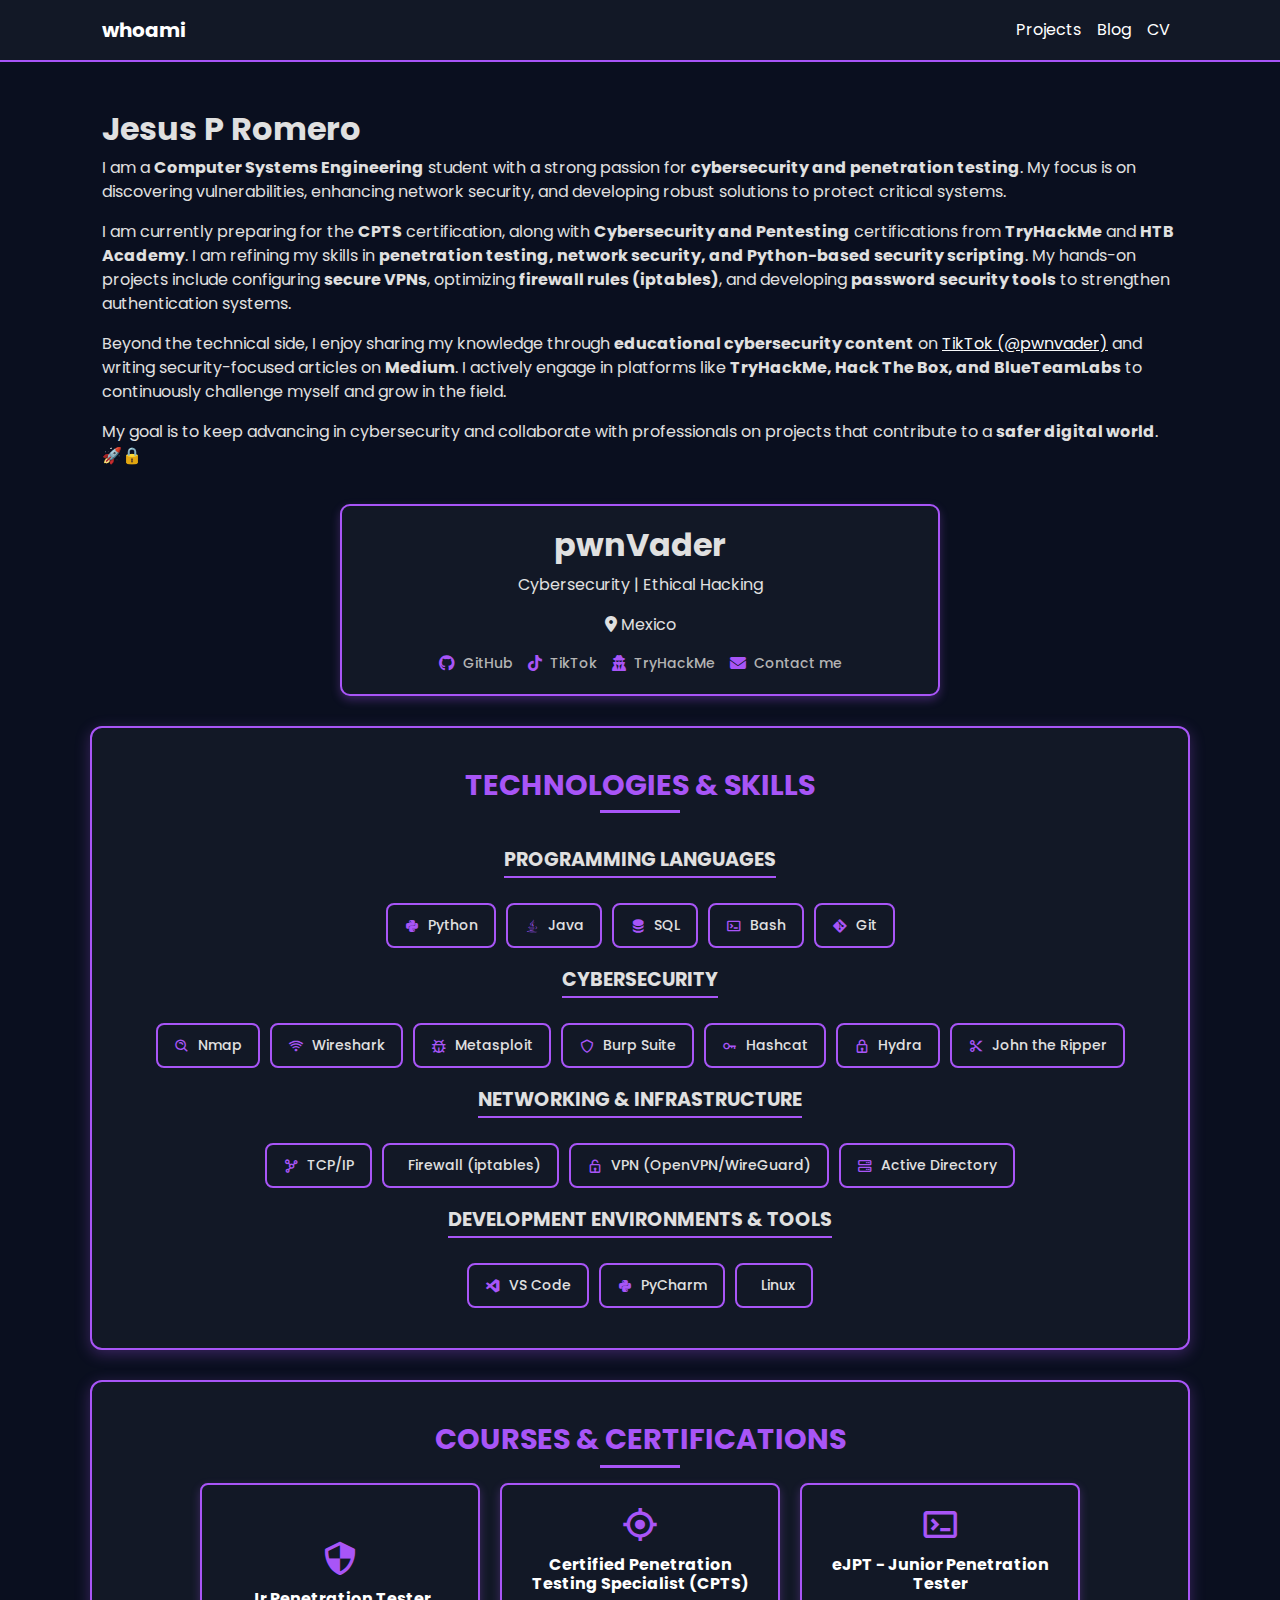
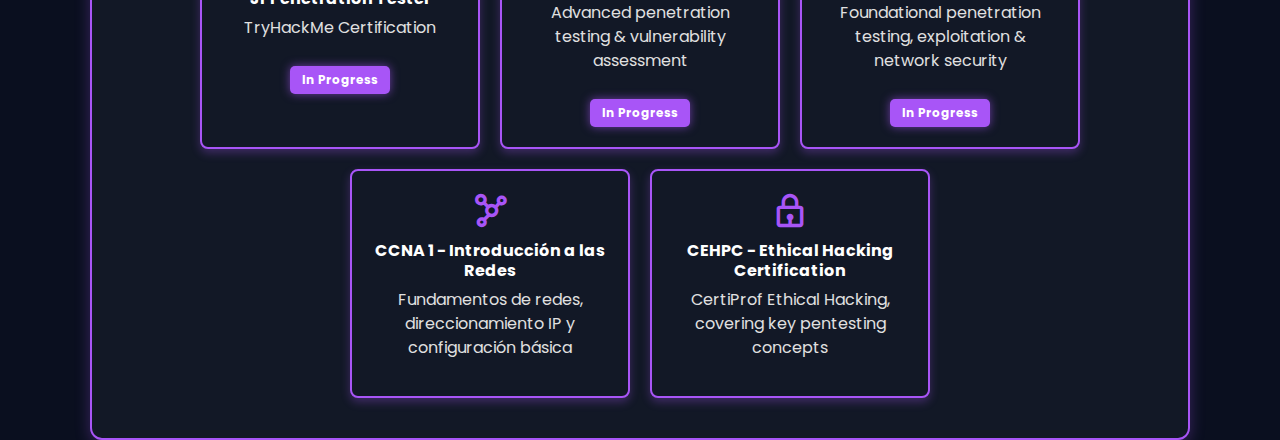
<file: index.html>
<!DOCTYPE html>
<html lang="en">
<head>
    <meta charset="UTF-8">
    <meta name="viewport" content="width=device-width, initial-scale=1.0">
    <title>Jesus P Romero - Cybersecurity</title>
    <!-- Bootstrap CSS -->
    <link href="https://cdn.jsdelivr.net/npm/bootstrap@5.3.0/dist/css/bootstrap.min.css" rel="stylesheet">
    <!-- FontAwesome for Icons -->
    <link rel="stylesheet" href="https://cdnjs.cloudflare.com/ajax/libs/font-awesome/6.4.2/css/all.min.css">
    <!-- Google Font -->
    <link href="https://fonts.googleapis.com/css2?family=Poppins:wght@300;400;600&display=swap" rel="stylesheet">
    <!-- Custom Styles -->
    <link rel="stylesheet" href="styles.css">
    <!-- Boxicons for Icons -->
<link rel="stylesheet" href="https://cdn.jsdelivr.net/npm/boxicons@2.1.4/css/boxicons.min.css">

</head>
<body>
    <!DOCTYPE html>
<html lang="en">
<head>
    <meta charset="UTF-8">
    <meta name="viewport" content="width=device-width, initial-scale=1.0">
    <title>Jesus P Romero - Cybersecurity</title>
    <!-- Bootstrap CSS -->
    <link href="https://cdn.jsdelivr.net/npm/bootstrap@5.3.0/dist/css/bootstrap.min.css" rel="stylesheet">
    <!-- FontAwesome for Icons -->
    <link rel="stylesheet" href="https://cdnjs.cloudflare.com/ajax/libs/font-awesome/6.4.2/css/all.min.css">
    <!-- Google Font -->
    <link href="https://fonts.googleapis.com/css2?family=Poppins:wght@300;400;600&display=swap" rel="stylesheet">
    <!-- Custom Styles -->
    <link rel="stylesheet" href="styles.css">
    <!-- Boxicons for Icons -->
    <link rel="stylesheet" href="https://cdn.jsdelivr.net/npm/boxicons@2.1.4/css/boxicons.min.css">
</head>
<body>
    <!-- Navigation Bar -->
    <nav class="navbar navbar-expand-lg navbar-dark bg-dark">
        <div class="container">
            <a class="navbar-brand fw-bold" href="#">whoami</a>
            <button class="navbar-toggler" type="button" data-bs-toggle="collapse" data-bs-target="#navbarNav">
                <span class="navbar-toggler-icon"></span>
            </button>
            <div class="collapse navbar-collapse" id="navbarNav">
                <ul class="navbar-nav ms-auto">
                    <li class="nav-item"><a class="nav-link" href="projects.html">Projects</a></li>
                    <li class="nav-item"><a class="nav-link" href="blog.html">Blog</a></li>
                    <li class="nav-item"><a class="nav-link" href="cv.html">CV</a></li>
                </ul>
            </div>
        </div>
    </nav>

    <!-- Main Content Section -->
    <div class="container mt-5">
        <div class="row">
            <div class="col-md-12">
                <h2 class="fw-bold">Jesus P Romero</h2>
                <p>I am a <strong>Computer Systems Engineering</strong> student with a strong passion for <strong>cybersecurity and penetration testing</strong>. My focus is on discovering vulnerabilities, enhancing network security, and developing robust solutions to protect critical systems.</p>

                <p>I am currently preparing for the <strong>CPTS</strong> certification, along with <strong>Cybersecurity and Pentesting</strong> certifications from <strong>TryHackMe</strong> and <strong>HTB Academy</strong>. I am refining my skills in <strong>penetration testing, network security, and Python-based security scripting</strong>. My hands-on projects include configuring <strong>secure VPNs</strong>, optimizing <strong>firewall rules (iptables)</strong>, and developing <strong>password security tools</strong> to strengthen authentication systems.</p>
            
                <p>Beyond the technical side, I enjoy sharing my knowledge through <strong>educational cybersecurity content</strong> on 
                    <a href="https://www.tiktok.com/@pwnvader" target="_blank" class="text-light no-underline">TikTok (@pwnvader)</a> 
                    and writing security-focused articles on <strong>Medium</strong>. I actively engage in platforms like 
                    <strong>TryHackMe, Hack The Box, and BlueTeamLabs</strong> to continuously challenge myself and grow in the field.
                </p>
            
                <p>My goal is to keep advancing in cybersecurity and collaborate with professionals on projects that contribute to a 
                    <strong>safer digital world</strong>. 🚀🔒</p>
            </div>
        </div>
    </div>

    <!-- Redes Sociales y Contacto -->
    <div class="container social-container">
        <div class="profile-info">
            <h2 class="fw-bold">pwnVader</h2>
            <p>Cybersecurity | Ethical Hacking</p>
            <p><i class="fas fa-map-marker-alt"></i> Mexico</p>
        </div>

        <div class="social-links">
            <a href="https://github.com/pwnVader" target="_blank" class="social-link">
                <i class="fab fa-github"></i> GitHub
            </a>
            <a href="https://www.tiktok.com/@pwnvader" target="_blank" class="social-link">
                <i class="fab fa-tiktok"></i> TikTok
            </a>
            <a href="https://tryhackme.com/p/pwnVader" target="_blank" class="social-link">
                <i class="fas fa-user-secret"></i> TryHackMe
            </a>
            <a href="mailto:contacto.broadways405@passmail.net" class="social-link">
                <i class="fas fa-envelope"></i> Contact me
            </a>
        </div>
        
    </div>

    <!-- Bootstrap JS -->
    <script src="https://cdn.jsdelivr.net/npm/bootstrap@5.3.0/dist/js/bootstrap.bundle.min.js"></script>
</body>
</html>


                <!-- Technologies & Skills -->
<div class="container skills-container">
    <h2 class="skills-title">Technologies & Skills</h2>

    <!-- Programming Languages -->
    <h3 class="skill-category">Programming Languages</h3>
    <div class="tech-grid">
        <span class="tech-tag python"><i class="bx bxl-python"></i> Python</span>
        <span class="tech-tag java"><i class="bx bxl-java"></i> Java</span>
        <span class="tech-tag sql"><i class="bx bxs-data"></i> SQL</span>
        <span class="tech-tag bash"><i class="bx bx-terminal"></i> Bash</span>
        <span class="tech-tag git"><i class="bx bxl-git"></i> Git</span>
    </div>

    <!-- Cybersecurity Tools -->
    <h3 class="skill-category">Cybersecurity</h3>
    <div class="tech-grid">
        <span class="tech-tag nmap"><i class="bx bx-search-alt"></i> Nmap</span>
        <span class="tech-tag wireshark"><i class="bx bx-wifi"></i> Wireshark</span>
        <span class="tech-tag metasploit"><i class="bx bx-bug"></i> Metasploit</span>
        <span class="tech-tag burpsuite"><i class="bx bx-shield"></i> Burp Suite</span>
        <span class="tech-tag hashcat"><i class="bx bx-key"></i> Hashcat</span>
        <span class="tech-tag hydra"><i class="bx bx-lock"></i> Hydra</span>
        <span class="tech-tag johntheripper"><i class="bx bx-cut"></i> John the Ripper</span>
    </div>

    <!-- Networking & Infrastructure -->
    <h3 class="skill-category">Networking & Infrastructure</h3>
    <div class="tech-grid">
        <span class="tech-tag networking"><i class="bx bx-network-chart"></i> TCP/IP</span>
        <span class="tech-tag firewall"><i class="bx bx-fire"></i> Firewall (iptables)</span>
        <span class="tech-tag vpn"><i class="bx bx-lock-open"></i> VPN (OpenVPN/WireGuard)</span>
        <span class="tech-tag active-directory"><i class="bx bx-server"></i> Active Directory</span>
    </div>

    <!-- Development Environments & Tools -->
    <h3 class="skill-category">Development Environments & Tools</h3>
    <div class="tech-grid">
        <span class="tech-tag vscode"><i class="bx bxl-visual-studio"></i> VS Code</span>
        <span class="tech-tag pycharm"><i class="bx bxl-python"></i> PyCharm</span>
        <span class="tech-tag linux"><i class="bx bxl-linux"></i> Linux</span>
    </div>

</div>

                <!-- Courses & Certifications -->
<div class="container certifications-container">
    <h2 class="skills-title">Courses & Certifications</h2>

    <div class="certifications-grid">
        <!-- TryHackMe - Jr Penetration Tester -->
        <div class="certification-box">
            <i class="bx bx-shield-quarter"></i>
            <h5>Jr Penetration Tester</h5>
            <p>TryHackMe Certification</p>
            <span class="status in-progress">In Progress</span>
        </div>
    
        <!-- CPTS - Certified Penetration Testing Specialist -->
        <div class="certification-box">
            <i class="bx bx-target-lock"></i>
            <h5>Certified Penetration Testing Specialist (CPTS)</h5>
            <p>Advanced penetration testing & vulnerability assessment</p>
            <span class="status in-progress">In Progress</span>
        </div>
    
        <!-- eJPT - eLearnSecurity Junior Penetration Tester -->
        <div class="certification-box">
            <i class="bx bx-terminal"></i>
            <h5>eJPT - Junior Penetration Tester</h5>
            <p>Foundational penetration testing, exploitation & network security</p>
            <span class="status in-progress">In Progress</span>
        </div>

        <!-- CCNA 1 - Introducción a las Redes -->
<div class="certification-box">
    <i class="bx bx-network-chart"></i>
    <h5>CCNA 1 - Introducción a las Redes</h5>
    <p>Fundamentos de redes, direccionamiento IP y configuración básica</p>
</div>
        
        <!-- CEHPC - Ethical Hacking Certification -->
        <div class="certification-box">
            <i class="bx bx-lock"></i>
            <h5>CEHPC - Ethical Hacking Certification</h5>
            <p>CertiProf Ethical Hacking, covering key pentesting concepts</p>
        </div>
    </div>
    
    
</div>

            </div>
        </div>
    </div>

    <!-- Bootstrap JS -->
    <script src="https://cdn.jsdelivr.net/npm/bootstrap@5.3.0/dist/js/bootstrap.bundle.min.js"></script>
</body>
</html>
</file>
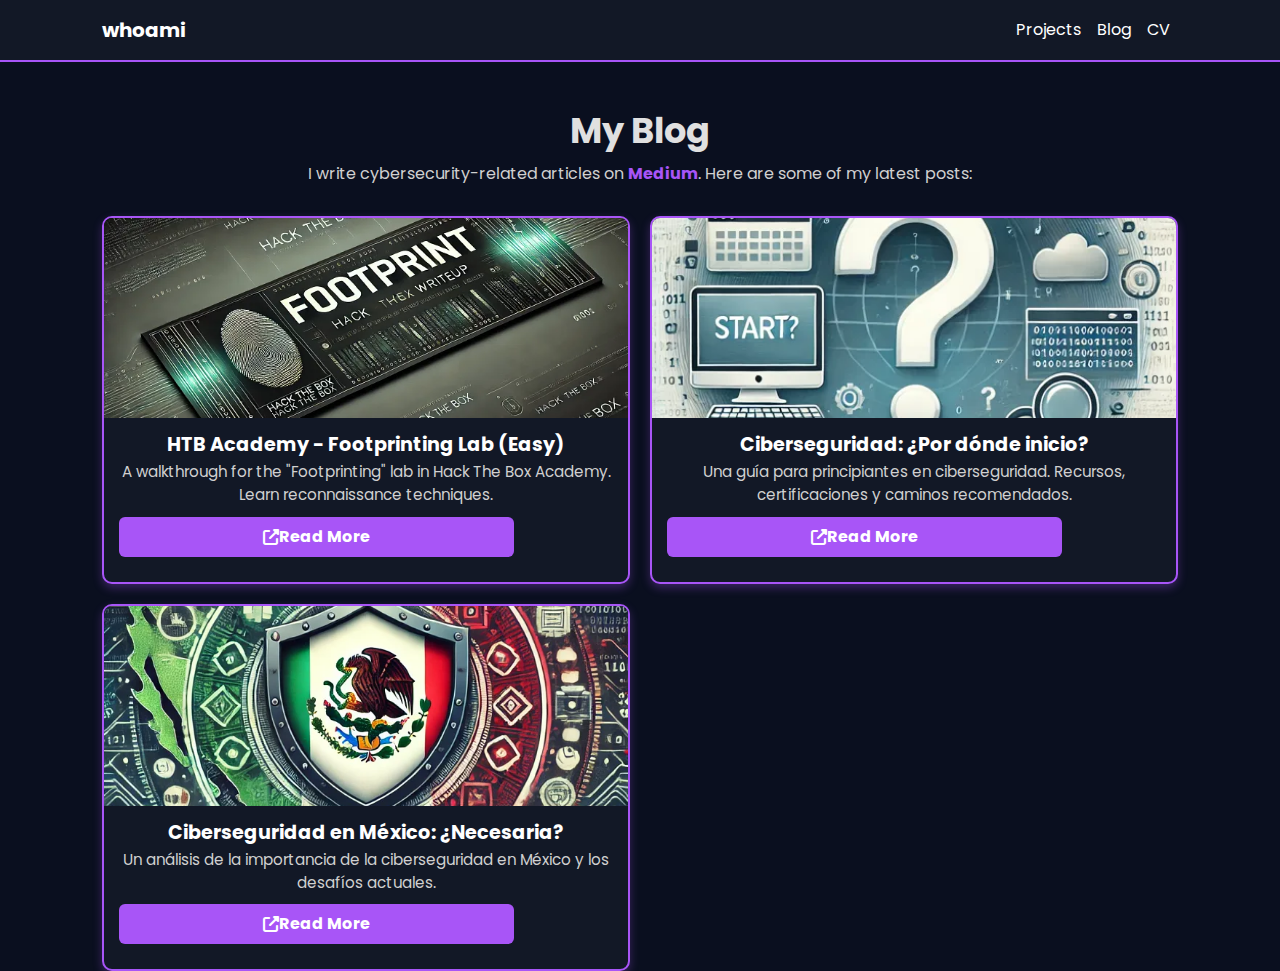
<file: blog.html>
<!DOCTYPE html>
<html lang="en">
<head>
    <meta charset="UTF-8">
    <meta name="viewport" content="width=device-width, initial-scale=1.0">
    <title>Blog - Jesus P Romero</title>
    <!-- Bootstrap CSS -->
    <link href="https://cdn.jsdelivr.net/npm/bootstrap@5.3.0/dist/css/bootstrap.min.css" rel="stylesheet">
    <!-- FontAwesome for Icons -->
    <link rel="stylesheet" href="https://cdnjs.cloudflare.com/ajax/libs/font-awesome/6.4.2/css/all.min.css">
    <!-- Google Font -->
    <link href="https://fonts.googleapis.com/css2?family=Poppins:wght@300;400;600&display=swap" rel="stylesheet">
    <!-- Custom Styles -->
    <link rel="stylesheet" href="styles.css">
</head>
<body>
    <!-- Navigation Bar -->
    <nav class="navbar navbar-expand-lg navbar-dark bg-dark">
        <div class="container">
            <a class="navbar-brand fw-bold" href="index.html">whoami</a>
            <button class="navbar-toggler" type="button" data-bs-toggle="collapse" data-bs-target="#navbarNav">
                <span class="navbar-toggler-icon"></span>
            </button>
            <div class="collapse navbar-collapse" id="navbarNav">
                <ul class="navbar-nav ms-auto">
                    <li class="nav-item"><a class="nav-link" href="projects.html">Projects</a></li>
                    <li class="nav-item"><a class="nav-link active" href="blog.html">Blog</a></li>
                    <li class="nav-item"><a class="nav-link" href="cv.html">CV</a></li>
                </ul>
            </div>
        </div>
    </nav>

    <!-- Blog Section -->
    <div class="container mt-5">
        <h2 class="blog-title">My Blog</h2>
        <p class="blog-description">
            I write cybersecurity-related articles on 
            <a href="https://medium.com/@pwnVader" target="_blank">Medium</a>. 
            Here are some of my latest posts:
        </p>
        
        <div class="blog-grid">
            <!-- Blog Post 1 -->
            <div class="blog-card">
                <img src="images/footprint.webp" alt="HTB Academy">
                <div class="blog-content">
                    <h5>HTB Academy - Footprinting Lab (Easy)</h5>
                    <p>A walkthrough for the "Footprinting" lab in Hack The Box Academy. Learn reconnaissance techniques.</p>
                    <a href="https://medium.com/@pwnVader/htb-academy-footprinting-lab-easy-37170c167abc" 
                       class="read-more-btn" target="_blank">
                        <i class="fas fa-external-link-alt"></i> Read More
                    </a>
                </div>
            </div>

            <!-- Blog Post 2 -->
            <div class="blog-card">
                <img src="images/ciberinicio.webp" alt="Ciberseguridad Inicio">
                <div class="blog-content">
                    <h5>Ciberseguridad: ¿Por dónde inicio?</h5>
                    <p>Una guía para principiantes en ciberseguridad. Recursos, certificaciones y caminos recomendados.</p>
                    <a href="https://medium.com/@pwnVader/ciberseguridad-por-d%C3%B3nde-inicio-e4361e4ff60d" 
                       class="read-more-btn" target="_blank">
                        <i class="fas fa-external-link-alt"></i> Read More
                    </a>
                </div>
            </div>

            <!-- Blog Post 3 -->
            <div class="blog-card">
                <img src="images/cibermex.webp" alt="Ciberseguridad México">
                <div class="blog-content">
                    <h5>Ciberseguridad en México: ¿Necesaria?</h5>
                    <p>Un análisis de la importancia de la ciberseguridad en México y los desafíos actuales.</p>
                    <a href="https://medium.com/@pwnVader/ciberseguridad-en-m%C3%A9xico-necesaria-b659923f883d" 
                       class="read-more-btn" target="_blank">
                        <i class="fas fa-external-link-alt"></i> Read More
                    </a>
                </div>
            </div>
        </div>
    </div>

    <!-- Bootstrap JS -->
    <script src="https://cdn.jsdelivr.net/npm/bootstrap@5.3.0/dist/js/bootstrap.bundle.min.js"></script>
</body>
</html>
</file>
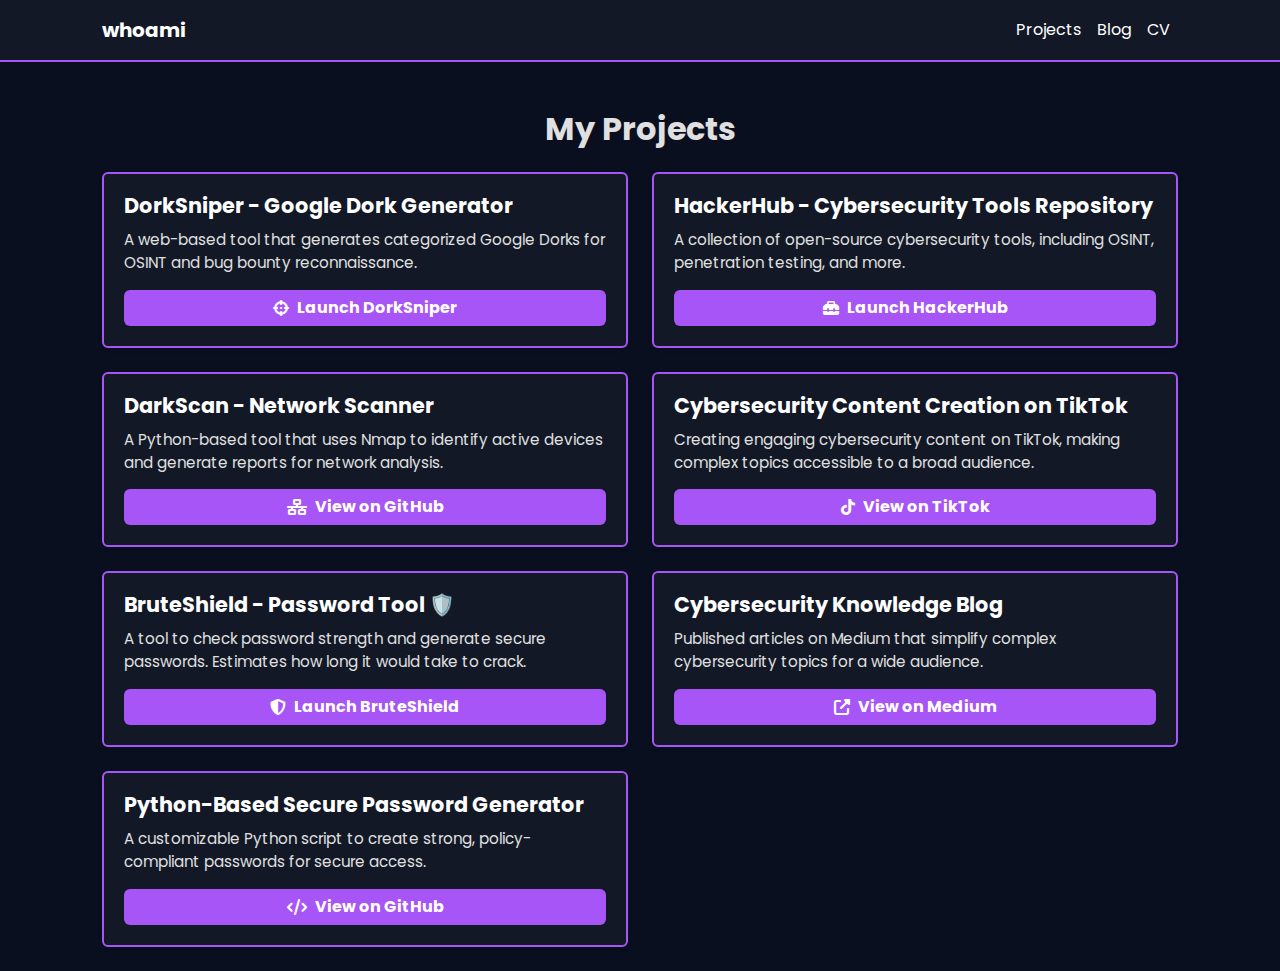
<file: projects.html>
<!DOCTYPE html>
<html lang="en">

<head>
  <meta charset="UTF-8" />
  <meta name="viewport" content="width=device-width, initial-scale=1.0" />
  <title>Projects - Jesus P Romero</title>
  <link href="https://cdn.jsdelivr.net/npm/bootstrap@5.3.0/dist/css/bootstrap.min.css" rel="stylesheet" />
  <link rel="stylesheet" href="https://cdnjs.cloudflare.com/ajax/libs/font-awesome/6.4.2/css/all.min.css" />
  <link href="https://fonts.googleapis.com/css2?family=Poppins:wght@300;400;600&display=swap" rel="stylesheet" />
  <link rel="stylesheet" href="styles.css" />
</head>

<body>
  <nav class="navbar navbar-expand-lg navbar-dark bg-dark">
    <div class="container">
      <a class="navbar-brand fw-bold" href="index.html">whoami</a>
      <button class="navbar-toggler" type="button" data-bs-toggle="collapse" data-bs-target="#navbarNav">
        <span class="navbar-toggler-icon"></span>
      </button>
      <div class="collapse navbar-collapse" id="navbarNav">
        <ul class="navbar-nav ms-auto">
          <li class="nav-item"><a class="nav-link active" href="projects.html">Projects</a></li>
          <li class="nav-item"><a class="nav-link" href="blog.html">Blog</a></li>
          <li class="nav-item"><a class="nav-link" href="cv.html">CV</a></li>
        </ul>
      </div>
    </div>
  </nav>

  <div class="container mt-5">
    <h2 class="fw-bold text-center mb-4">My Projects</h2>
    <div class="row">

      <!-- Project - DorkSniper -->
      <div class="col-md-6">
        <div class="card shadow-sm mb-4">
          <div class="card-body">
            <h5 class="card-title">DorkSniper - Google Dork Generator</h5>
            <p class="card-text">A web-based tool that generates categorized Google Dorks for OSINT and bug bounty
              reconnaissance.</p>
            <a href="https://pwnvader.github.io/DorkSniper/" class="btn btn-dark" target="_blank">
              <i class="fas fa-crosshairs"></i> Launch DorkSniper
            </a>
          </div>
        </div>
      </div>

      <!-- Project - HackerHub -->
      <div class="col-md-6">
        <div class="card shadow-sm mb-4">
          <div class="card-body">
            <h5 class="card-title">HackerHub - Cybersecurity Tools Repository</h5>
            <p class="card-text">A collection of open-source cybersecurity tools, including OSINT, penetration testing,
              and more.</p>
            <a href="https://pwnvader.github.io/HackerHub/" class="btn btn-dark" target="_blank">
              <i class="fas fa-toolbox"></i> Launch HackerHub
            </a>
          </div>
        </div>
      </div>

      <!-- Project - DarkScan -->
      <div class="col-md-6">
        <div class="card shadow-sm mb-4">
          <div class="card-body">
            <h5 class="card-title">DarkScan - Network Scanner</h5>
            <p class="card-text">A Python-based tool that uses Nmap to identify active devices and generate reports for
              network analysis.</p>
            <a href="https://github.com/pwnVader/DarkScan" class="btn btn-dark" target="_blank">
              <i class="fas fa-network-wired"></i> View on GitHub
            </a>
          </div>
        </div>
      </div>

      <!-- Project - TikTok Content Creation -->
      <div class="col-md-6">
        <div class="card shadow-sm mb-4">
          <div class="card-body">
            <h5 class="card-title">Cybersecurity Content Creation on TikTok</h5>
            <p class="card-text">Creating engaging cybersecurity content on TikTok, making complex topics accessible to
              a broad audience.</p>
            <a href="https://www.tiktok.com/@pwnvader" class="btn btn-dark" target="_blank">
              <i class="fab fa-tiktok"></i> View on TikTok
            </a>
          </div>
        </div>
      </div>

      <!-- Project - BruteShield - Password Tool -->
      <div class="col-md-6">
        <div class="card shadow-sm mb-4">
          <div class="card-body">
            <h5 class="card-title">BruteShield - Password Tool 🛡️</h5>
            <p class="card-text">A tool to check password strength and generate secure passwords. Estimates how long it
              would take to crack.</p>
            <a href="https://pwnvader.github.io/BruteShield/" class="btn btn-dark" target="_blank">
              <i class="fas fa-shield-alt"></i> Launch BruteShield
            </a>
          </div>
        </div>
      </div>

      <!-- Project - Medium Blog -->
      <div class="col-md-6">
        <div class="card shadow-sm mb-4">
          <div class="card-body">
            <h5 class="card-title">Cybersecurity Knowledge Blog</h5>
            <p class="card-text">Published articles on Medium that simplify complex cybersecurity topics for a wide
              audience.</p>
            <a href="https://medium.com/@pwnVader" class="btn btn-dark" target="_blank">
              <i class="fas fa-external-link-alt"></i> View on Medium
            </a>
          </div>
        </div>
      </div>

      <!-- Project - Python-Based Secure Password Generator -->
      <div class="col-md-6">
        <div class="card shadow-sm mb-4">
          <div class="card-body">
            <h5 class="card-title">Python-Based Secure Password Generator</h5>
            <p class="card-text">A customizable Python script to create strong, policy-compliant passwords for secure
              access.</p>
            <a href="https://github.com/pwnVader/portfolio/blob/main/cybersec_resources/scripts_and_codes/safe_password_generator.py"
              class="btn btn-dark" target="_blank">
              <i class="fas fa-code"></i> View on GitHub
            </a>
          </div>
        </div>
      </div>


    </div>
  </div>

  <script src="https://cdn.jsdelivr.net/npm/bootstrap@5.3.0/dist/js/bootstrap.bundle.min.js"></script>
</body>

</html>
</file>
<file: styles.css>
/* ===== General Styles ===== */
body {
    background-color: #0a0f1f; /* Azul oscuro */
    color: #e0e0e0; /* Texto gris claro */
    font-family: 'Poppins', sans-serif;
}

/* ===== Navbar ===== */
.navbar {
    background-color: #121826 !important;
    padding: 10px 20px;
    border-bottom: 2px solid #a855f7;
}

.navbar .nav-link {
    color: #ffffff !important;
    transition: color 0.3s ease-in-out;
}

.navbar .nav-link:hover {
    color: #a855f7 !important;
}

/* ===== Blog Section ===== */
.container {
    max-width: 1100px;
    margin: auto;
}

/* ===== Blog Title & Description ===== */
.blog-title {
    text-align: center;
    font-size: 2.2rem;
    font-weight: bold;
    margin-bottom: 10px;
}

.blog-description {
    text-align: center;
    font-size: 1rem;
    color: #d0d0d0;
    margin-bottom: 30px;
}

/* Hacer el enlace de Medium más visible */
.blog-description a {
    color: #a855f7;
    font-weight: bold;
    text-decoration: none;
}

.blog-description a:hover {
    color: #ffffff;
}

/* ===== Blog Posts Grid ===== */
.blog-grid {
    display: grid;
    grid-template-columns: repeat(auto-fit, minmax(350px, 1fr)); /* Ajuste automático */
    gap: 20px;
    justify-content: center;
}

/* ===== Blog Post Cards ===== */
.blog-card {
    background-color: #121826;
    border: 2px solid #a855f7;
    border-radius: 10px;
    box-shadow: 0px 4px 10px rgba(168, 85, 247, 0.3);
    overflow: hidden;
    transition: transform 0.3s ease-in-out, box-shadow 0.3s ease-in-out;
    display: flex;
    flex-direction: column;
    align-items: center;
    text-align: center;
}

/* Efecto hover */
.blog-card:hover {
    box-shadow: 0px 0px 15px rgba(168, 85, 247, 0.7);
    transform: translateY(-5px);
}

/* ===== Blog Images ===== */
.blog-card img {
    width: 100%;
    height: 200px; /* Tamaño fijo para imágenes */
    object-fit: cover; /* Recorte uniforme */
}

/* ===== Blog Card Content ===== */
.blog-content {
    padding: 15px;
    flex: 1; /* Para mantener tamaño uniforme */
}

/* Blog Titles */
.blog-card h5 {
    font-size: 1.2rem;
    font-weight: bold;
    color: #ffffff;
    margin-bottom: 5px;
}

/* Blog Descriptions */
.blog-card p {
    font-size: 0.95rem;
    color: #d0d0d0;
    margin-bottom: 10px;
}

/* ===== Botón de Leer Más ===== */
.read-more-btn {
    display: flex;
    justify-content: center;
    align-items: center;
    background-color: #a855f7;
    color: #ffffff;
    font-weight: bold;
    border-radius: 6px;
    padding: 8px 12px;
    text-decoration: none;
    transition: background 0.3s ease-in-out;
    width: 80%;
    margin-bottom: 10px;
}

.read-more-btn:hover {
    background-color: #ffffff;
    color: #121826;
}

/* ===== Responsive Adjustments ===== */
@media (max-width: 768px) {
    .blog-grid {
        grid-template-columns: 1fr;
    }
}



/* ===== Projects Section ===== */
.projects-container {
    max-width: 1000px;
    margin: auto;
    text-align: center;
    padding: 40px 0;
}

.projects-container h2 {
    font-size: 2rem;
    font-weight: bold;
    color: #a855f7;
    text-transform: uppercase;
    margin-bottom: 20px;
    position: relative;
}

.projects-container h2::after {
    content: "";
    display: block;
    width: 80px;
    height: 3px;
    background: #a855f7;
    margin: 8px auto 0;
    transition: width 0.3s ease-in-out;
}

.projects-container h2:hover::after {
    width: 120px;
}

/* ===== Project Cards ===== */
.card {
    background-color: #121826; 
    border: 2px solid #a855f7;
    box-shadow: 0px 4px 10px rgba(168, 85, 247, 0.3);
    transition: all 0.3s ease-in-out;
}

.card:hover {
    transform: scale(1.03);
    box-shadow: 0px 0px 15px rgba(168, 85, 247, 0.7);
}

.card-body {
    padding: 20px;
}

.card-title {
    font-size: 1.3rem;
    font-weight: bold;
    color: #ffffff;
    margin-bottom: 10px;
}

.card-text {
    font-size: 0.95rem;
    color: #e0e0e0;
    margin-bottom: 15px;
}

/* ===== Project Buttons ===== */
.btn-dark {
    background-color: #a855f7;
    border: none;
    font-weight: bold;
    display: flex;
    align-items: center;
    gap: 8px;
    justify-content: center;
    transition: background-color 0.3s ease-in-out, transform 0.2s ease-in-out;
}

.btn-dark i {
    font-size: 1rem;
}

.btn-dark:hover {
    background-color: #883bc9;
    transform: translateY(-3px);
}

/* ===== Responsive Design ===== */
@media (max-width: 768px) {
    .projects-container {
        padding: 20px;
    }
}


/* ===== Bio Section (Centrado y Mejor Espaciado) ===== */
.bio-container {
    max-width: 750px;
    margin: auto; /* Centrar el contenido */
    text-align: center;
    padding-bottom: 20px;
}

/* ===== Redes Sociales & Contacto (Optimizado) ===== */
.social-container {
    background-color: #121826;
    padding: 20px;
    border-radius: 10px;
    text-align: center;
    margin: 20px auto; /* Ajustado para mejor alineación */
    border: 2px solid #a855f7;
    box-shadow: 0px 4px 10px rgba(168, 85, 247, 0.3);
    max-width: 600px;
}

/* Asegurar distribución equilibrada */
.profile-info, .social-links, .contact-info {
    flex: 1;
    text-align: center;
}

/* Redes sociales - Mantener armonía visual */
.social-links {
    display: flex;
    justify-content: center;
    gap: 15px;
    margin-top: 10px;
}

/* Estilos base de los enlaces de redes sociales */
.social-link {
    display: flex;
    align-items: center;
    gap: 8px;
    text-decoration: none;
    color: #b3b3b3; /* Gris claro para armonizar con el diseño */
    font-weight: 500;
    font-size: 14px;
    transition: color 0.3s ease-in-out, text-shadow 0.3s ease-in-out;
}

/* Iconos dentro de los enlaces */
.social-link i {
    font-size: 16px;
    color: #a855f7; /* Color principal del sitio */
    transition: color 0.3s ease-in-out;
}

/* Efecto hover con neón */
.social-link:hover {
    color: #a855f7;
    text-shadow: 0px 0px 10px rgba(168, 85, 247, 0.7); /* Glow effect */
}

.social-link:hover i {
    color: #ffffff; /* Cambia el color del icono a blanco */
}


/* ===== Technologies & Skills Section ===== */
.skills-container, 
.certifications-container {
    background-color: #121826;
    padding: 40px 20px;
    border-radius: 12px;
    text-align: center;
    margin-top: 30px;
    border: 2px solid #a855f7;
    box-shadow: 0px 4px 15px rgba(168, 85, 247, 0.3);
}

/* ===== Titles ===== */
.skills-title {
    font-size: 1.8rem;
    font-weight: bold;
    color: #a855f7;
    text-transform: uppercase;
    margin-bottom: 15px;
    position: relative;
}

.skills-title::after {
    content: "";
    display: block;
    width: 80px;
    height: 3px;
    background: #a855f7;
    margin: 8px auto 0;
    transition: width 0.3s ease-in-out;
}

.skills-title:hover::after {
    width: 120px;
}

/* ===== Skill Categories ===== */
.skill-category {
    font-size: 1.2rem;
    font-weight: bold;
    color: #ffffff;
    text-transform: uppercase;
    margin: 15px 0;
    border-bottom: 2px solid #a855f7;
    display: inline-block;
    padding-bottom: 5px;
}

/* ===== Tech Grid ===== */
.tech-grid {
    display: flex;
    flex-wrap: wrap;
    justify-content: center;
    gap: 15px;
    margin-top: 10px;
}

/* ===== Tech Cards ===== */
.tech-card {
    background-color: #1b263b;
    padding: 12px 20px;
    border-radius: 8px;
    border: 2px solid #a855f7;
    box-shadow: 0px 4px 10px rgba(168, 85, 247, 0.3);
    display: flex;
    align-items: center;
    justify-content: center;
    gap: 10px;
    min-width: 140px;
    min-height: 50px;
    font-weight: 500;
    font-size: 16px;
    color: white;
    text-transform: uppercase;
}

/* ===== Boxicons (Estilo de Iconos) ===== */
.tech-card i {
    font-size: 24px;
    color: #a855f7;
}

/* ===== Certifications Grid ===== */
.certifications-grid {
    display: flex;
    flex-wrap: wrap;
    justify-content: center;
    gap: 25px;
    margin-top: 15px;
}

/* ===== Certification Boxes ===== */
.certification-box {
    background-color: #1b263b;
    padding: 25px;
    border-radius: 8px;
    text-align: center;
    border: 2px solid #a855f7;
    box-shadow: 0px 4px 10px rgba(168, 85, 247, 0.3);
    width: 270px;
    min-height: 130px;
    display: flex;
    flex-direction: column;
    justify-content: center;
    align-items: center;
    transition: all 0.3s ease-in-out;
}

.certification-box:hover {
    box-shadow: 0px 0px 15px rgba(168, 85, 247, 0.7);
    transform: translateY(-5px);
}

/* ===== Estilo de Texto en Certificaciones ===== */
.certification-box h5 {
    font-weight: bold;
    color: #ffffff;
    font-size: 1rem;
    margin-top: 10px;
}

/* ===== Iconos en Certificaciones ===== */
.certification-box i {
    font-size: 40px;
    color: #a855f7;
}

/* ===== Tech Grid Styling ===== */
.tech-grid {
    display: flex;
    flex-wrap: wrap;
    justify-content: center;
    gap: 10px;
    margin-top: 15px;
}

/* ===== Tech Tag Styling (Oscuro con Borde Neón) ===== */
.tech-tag {
    display: flex;
    align-items: center;
    gap: 8px;
    background-color: #121826; /* Oscuro */
    padding: 10px 16px;
    border-radius: 8px;
    font-size: 14px;
    font-weight: 500;
    color: #e0e0e0; /* Texto Gris Claro */
    border: 2px solid #a855f7; /* Morado Neón */
    transition: 0.3s ease-in-out;
}

/* ===== Efecto Hover: Brillo Neón ===== */
.tech-tag:hover {
    transform: scale(1.05);
    box-shadow: 0px 0px 10px rgba(168, 85, 247, 0.8);
    border-color: #d946ef;
}

/* ===== Específico para Iconos dentro de Tech Tags ===== */
.tech-tag i {
    font-size: 16px;
    color: #a855f7; /* Morado Neón */
}

/* ===== Mejor Separación de Categorías ===== */
.skill-category {
    font-size: 1.2rem;
    font-weight: bold;
    color: #e0e0e0; /* Texto Claro */
    text-transform: uppercase;
    margin: 20px 0 10px;
    border-bottom: 2px solid #a855f7;
    display: inline-block;
    padding-bottom: 5px;
}

/* ===== Contenedor de la Gráfica (Opcional, Si Mantienes el Chart.js) ===== */
.chart-container {
    text-align: center;
    margin-top: 30px;
    padding: 20px;
    background-color: #121826;
    border-radius: 10px;
    border: 2px solid #a855f7;
    box-shadow: 0px 4px 10px rgba(168, 85, 247, 0.3);
}

/* ===== Certificación Grid (Manteniendo Armonía con la Página) ===== */
.certifications-grid {
    display: flex;
    flex-wrap: wrap;
    justify-content: center;
    gap: 20px;
    margin-top: 15px;
}

/* ===== Tarjetas de Certificación ===== */
.certification-box {
    background-color: #121826;
    padding: 20px;
    border-radius: 8px;
    text-align: center;
    border: 2px solid #a855f7;
    box-shadow: 0px 4px 10px rgba(168, 85, 247, 0.3);
    width: 280px;
    min-height: 150px;
    display: flex;
    flex-direction: column;
    justify-content: center;
    align-items: center;
    transition: all 0.3s ease-in-out;
}

/* ===== Icono de la Certificación ===== */
.certification-box i {
    font-size: 40px;
    color: #a855f7;
}

/* ===== Hover Effect (Brillo Neón en Hover) ===== */
.certification-box:hover {
    box-shadow: 0px 0px 15px rgba(168, 85, 247, 0.7);
    transform: translateY(-5px);
}

/* ===== Estado "In Progress" ===== */
.status {
    display: inline-block;
    font-size: 12px;
    font-weight: bold;
    margin-top: 10px;
    padding: 5px 12px;
    border-radius: 5px;
    color: #ffffff;
}

/* ===== Estilo para Certificaciones en Proceso ===== */
.in-progress {
    background-color: #a855f7;
    box-shadow: 0px 0px 10px rgba(168, 85, 247, 0.6);
}
</file>
